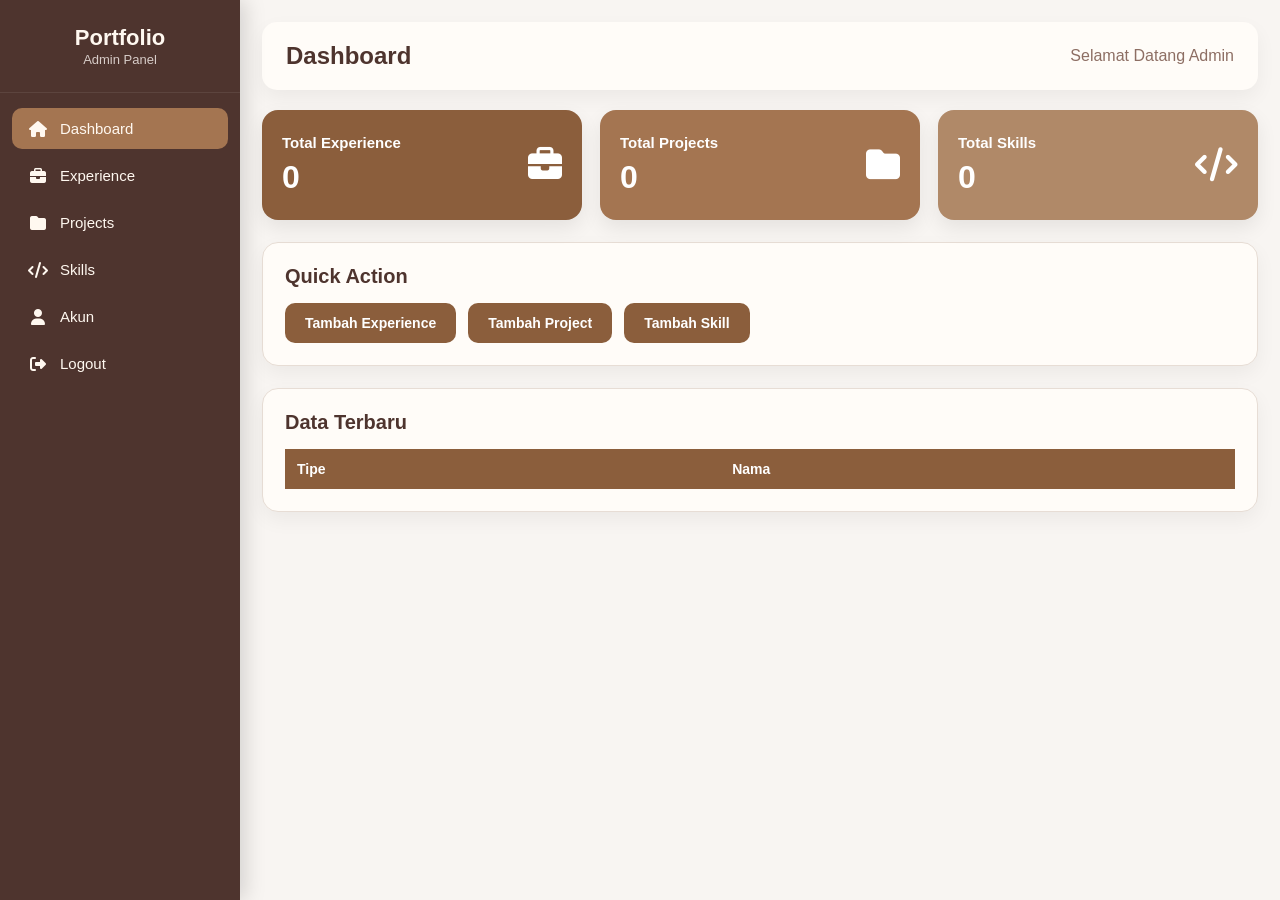
<file: Frontend/admin/dashboard.html>
<!DOCTYPE html>
<html lang="id">
<head>

<meta charset="UTF-8">
<meta name="viewport" content="width=device-width, initial-scale=1.0">

<title>Dashboard Admin</title>

<link rel="stylesheet" href="css/dashboard.css">

<link rel="stylesheet"
href="https://cdnjs.cloudflare.com/ajax/libs/font-awesome/6.5.2/css/all.min.css">

</head>

<body>

<div class="sidebar">

    <div class="logo">
        <h1>Portfolio</h1>
        <span>Admin Panel</span>
    </div>

    <ul>

        <li class="active">
            <a href="dashboard.html">
                <i class="fa fa-home"></i>
                Dashboard
            </a>
        </li>

        <li>
            <a href="experience.html">
                <i class="fa fa-briefcase"></i>
                Experience
            </a>
        </li>

        <li>
            <a href="projects.html">
                <i class="fa fa-folder"></i>
                Projects
            </a>
        </li>

        <li>
            <a href="skills.html">
                <i class="fa fa-code"></i>
                Skills
            </a>
        </li>

        <li>
            <a href="akun.html">
                <i class="fa-solid fa-user"></i>
                Akun
            </a>
        </li>

        <li class="logout">
            <a href="#" onclick="logout()">
                <i class="fa fa-right-from-bracket"></i>
                <span>Logout</span>
            </a>
        </li>

    </ul>

</div>

<div class="main">

    <div class="topbar">

        <h1>Dashboard</h1>

        <h3>Selamat Datang Admin</h3>

    </div>

    <div class="cards">

        <div class="card blue">

            <div>

                <h3>Total Experience</h3>

                <span id="total-experiences">0</span>

            </div>

            <i class="fa fa-briefcase"></i>

        </div>

        <div class="card indigo">

            <div>

                <h3>Total Projects</h3>

                <span id="total-projects">0</span>

            </div>

            <i class="fa fa-folder"></i>

        </div>

        <div class="card yellow">

            <div>

                <h3>Total Skills</h3>

                <span id="total-skills">0</span>

            </div>

            <i class="fa fa-code"></i>

        </div>

    </div>

    <div class="quick">

        <h2>Quick Action</h2>

        <div class="buttons">

            <a href="experience.html" class="btn">Tambah Experience</a>

            <a href="projects.html" class="btn">Tambah Project</a>

            <a href="skills.html" class="btn">Tambah Skill</a>

        </div>

    </div>

    <div class="latest">

        <h2>Data Terbaru</h2>

        <table>

            <thead>

                <tr>

                    <th>Tipe</th>

                    <th>Nama</th>

                </tr>

            </thead>

            <tbody id="latest-data">

            </tbody>

        </table>

    </div>

</div>

<script src="js/api.js"></script>
<script src="js/dashboard.js"></script>
<script src="js/logout.js"></script>

</body>
</html>
</file>
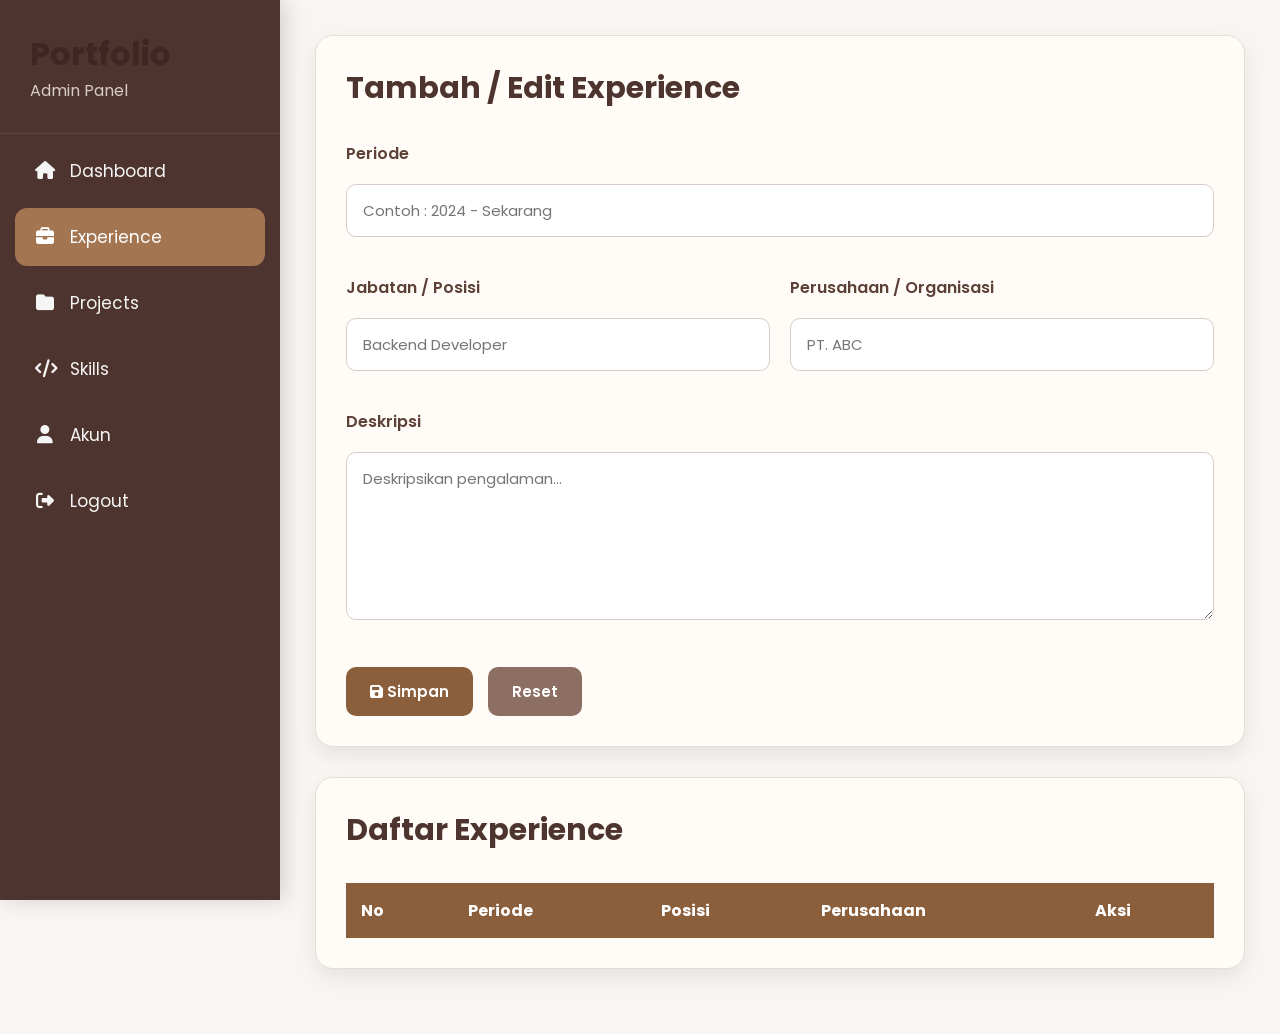
<file: Frontend/admin/experience.html>
<!DOCTYPE html>
<html lang="id">

<head>

<meta charset="UTF-8">
<meta name="viewport" content="width=device-width, initial-scale=1.0">

<title>Manage Experience</title>

<link rel="stylesheet" href="css/base.css">
<link rel="stylesheet" href="css/experience.css">

<link rel="stylesheet"
href="https://cdnjs.cloudflare.com/ajax/libs/font-awesome/6.5.2/css/all.min.css">

</head>

<body>

<!-- ================= SIDEBAR ================= -->

<div class="sidebar">

    <div class="logo">
        <h1>Portfolio</h1>
        <span>Admin Panel</span>
    </div>

    <ul>

        <li>
            <a href="dashboard.html">
                <i class="fa fa-home"></i>
                Dashboard
            </a>
        </li>

        <li class="active">
            <a href="experience.html">
                <i class="fa fa-briefcase"></i>
                Experience
            </a>
        </li>

        <li>
            <a href="projects.html">
                <i class="fa fa-folder"></i>
                Projects
            </a>
        </li>

        <li>
            <a href="skills.html">
                <i class="fa fa-code"></i>
                Skills
            </a>
        </li>
        <li>
            <a href="akun.html">
                <i class="fa-solid fa-user"></i>
                Akun
            </a>
        </li>
        <li class="logout">
            <a href="#" onclick="logout()">
                <i class="fa fa-right-from-bracket"></i>
                <span>Logout</span>
            </a>
        </li>

    </ul>

</div>

<!-- ================= MAIN ================= -->

<div class="experience-main">

    <!-- FORM -->

    <div class="experience-card">

        <h2>Tambah / Edit Experience</h2>

        <input type="hidden" id="experienceId">

        <label>Periode</label>

        <input
        type="text"
        id="periode"
        placeholder="Contoh : 2024 - Sekarang">

        <div class="experience-grid">

            <div>

                <label>Jabatan / Posisi</label>

                <input
                type="text"
                id="jabatan"
                placeholder="Backend Developer">

            </div>

            <div>

                <label>Perusahaan / Organisasi</label>

                <input
                type="text"
                id="perusahaan"
                placeholder="PT. ABC">

            </div>

        </div>

        <label>Deskripsi</label>

        <textarea
        id="deskripsi"
        rows="6"
        placeholder="Deskripsikan pengalaman..."></textarea>

        <div class="experience-button">

            <button onclick="saveExperience()">

                <i class="fa fa-save"></i>

                Simpan

            </button>

            <button
            class="reset-btn"
            onclick="resetForm()">

                Reset

            </button>

        </div>

    </div>

    <!-- TABLE -->

    <div class="experience-card">

        <h2>Daftar Experience</h2>

        <table>

            <thead>

                <tr>

                    <th>No</th>
                    <th>Periode</th>
                    <th>Posisi</th>
                    <th>Perusahaan</th>
                    <th>Aksi</th>

                </tr>

            </thead>

            <tbody id="experienceTable">

            </tbody>

        </table>

    </div>

</div>

<script src="js/api.js"></script>
<script src="js/experience.js"></script>
<script src="js/logout.js"></script>

</body>
</html>
</file>
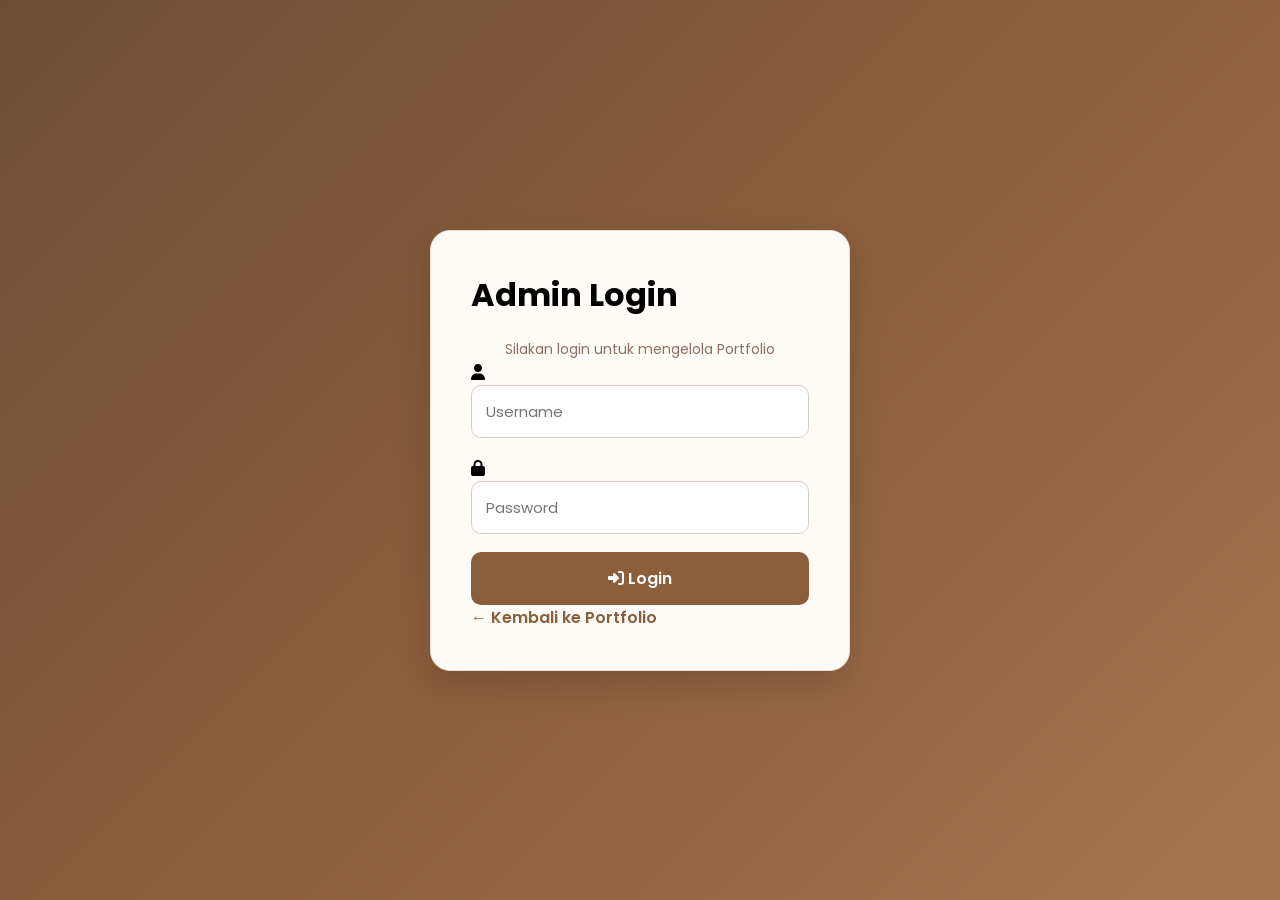
<file: Frontend/admin/login.html>
<!DOCTYPE html>
<html lang="id">

<head>

<meta charset="UTF-8">
<meta name="viewport" content="width=device-width, initial-scale=1.0">

<title>Login Admin</title>

<link rel="stylesheet"
href="/Frontend/admin/css/login.css">

<link rel="stylesheet"
href="https://cdnjs.cloudflare.com/ajax/libs/font-awesome/6.5.2/css/all.min.css">

<link href="https://fonts.googleapis.com/css2?family=Poppins:wght@300;400;500;600;700&display=swap"
rel="stylesheet">

</head>

<body>

<div class="login-container">

<div class="login-box">

<h1>Admin Login</h1>

<p>Silakan login untuk mengelola Portfolio</p>

<form id="loginForm">

<div class="input-group">

<i class="fa-solid fa-user"></i>

<input
type="text"
id="username"
placeholder="Username"
required>

</div>

<div class="input-group">

<i class="fa-solid fa-lock"></i>

<input
type="password"
id="password"
placeholder="Password"
required>

</div>

<button type="submit">

<i class="fa-solid fa-right-to-bracket"></i>

Login

</button>

</form>

<!-- INI YANG DIUBAH -->
<a href="/" class="back-home">
← Kembali ke Portfolio
</a>

</div>

</div>

<script src="/Frontend/admin/js/api.js"></script>
<script src="/Frontend/admin/js/login.js"></script>

</body>
</html>
</file>
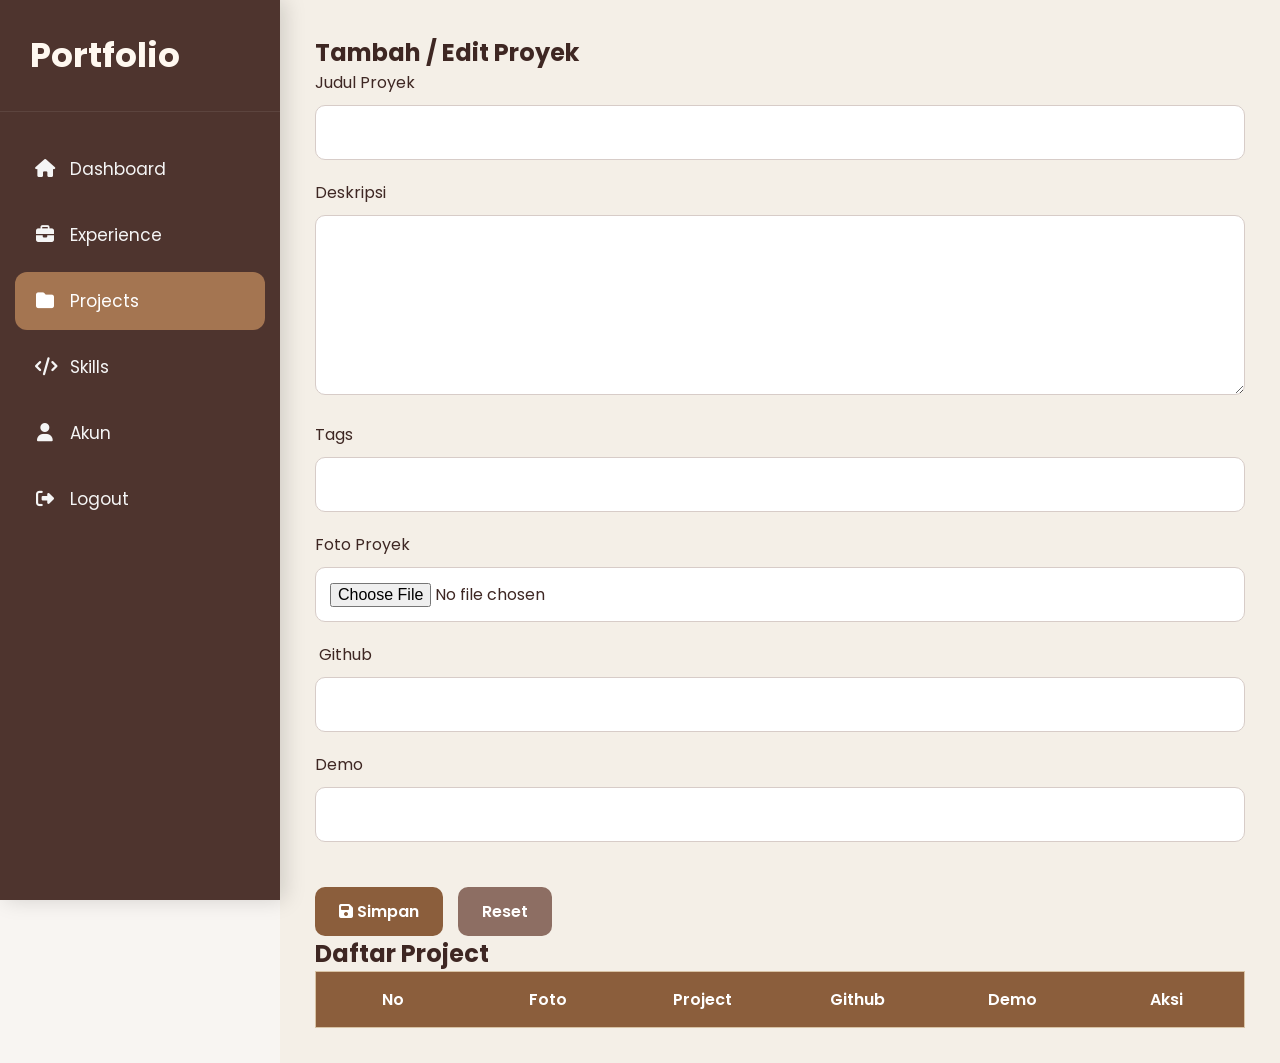
<file: Frontend/admin/projects.html>
<!DOCTYPE html>
<html lang="id">
<head>

<meta charset="UTF-8">
<meta name="viewport" content="width=device-width, initial-scale=1.0">

<title>Manage Projects</title>

<link rel="stylesheet" href="css/base.css">
<link rel="stylesheet" href="css/projects.css">

<link rel="stylesheet"
href="https://cdnjs.cloudflare.com/ajax/libs/font-awesome/6.5.2/css/all.min.css">

</head>
<body>

<div class="sidebar">

    <div class="logo">
        <h2>Portfolio</h2>
    </div>

    <nav>

        <ul>

            <li>
                <a href="dashboard.html">
                    <i class="fa fa-home"></i>
                    <span>Dashboard</span>
                </a>
            </li>

            <li>
                <a href="experience.html">
                    <i class="fa fa-briefcase"></i>
                    <span>Experience</span>
                </a>
            </li>

            <li class="active">
                <a href="projects.html">
                    <i class="fa fa-folder"></i>
                    <span>Projects</span>
                </a>
            </li>

            <li>
                <a href="skills.html">
                    <i class="fa fa-code"></i>
                    <span>Skills</span>
                </a>
            </li>

            <li>
                <a href="akun.html">
                    <i class="fa-solid fa-user"></i>
                    Akun
                </a>
            </li>

            <li class="logout">
                <a href="#" onclick="logout()">
                    <i class="fa fa-right-from-bracket"></i>
                    <span>Logout</span>
                </a>
            </li>

        </ul>

    </nav>

</div>


<div class="main">

    <div class="project-card">

        <h2>Tambah / Edit Proyek</h2>

        <input type="hidden" id="projectId">

        <label>Judul Proyek</label>
        <input type="text" id="nama_proyek">

        <label>Deskripsi</label>
        <textarea id="deskripsi" rows="6"></textarea>

        <label>Tags</label>
        <input type="text" id="tags">

        <label>Foto Proyek</label>

        <input
        type="file"
        id="gambar"
        accept="image/*">

        <img id="preview">

        <label>Github</label>
        <input type="text" id="github_link">

        <label>Demo</label>
        <input type="text" id="demo_link">

        <div class="button-group">

            <button onclick="saveProject()">
                <i class="fa fa-save"></i>
                Simpan
            </button>

            <button class="cancel" onclick="resetForm()">
                Reset
            </button>

        </div>

    </div>


    <div class="project-card">

        <h2>Daftar Project</h2>

        <table>

            <thead>

                <tr>

                    <th>No</th>
                    <th>Foto</th>
                    <th>Project</th>
                    <th>Github</th>
                    <th>Demo</th>
                    <th>Aksi</th>

                </tr>

            </thead>

            <tbody id="projectTable">

            </tbody>

        </table>

    </div>

</div>

<script src="js/api.js"></script>
<script src="js/projects.js"></script>
<script src="js/logout.js"></script>

</body>
</html>
</file>
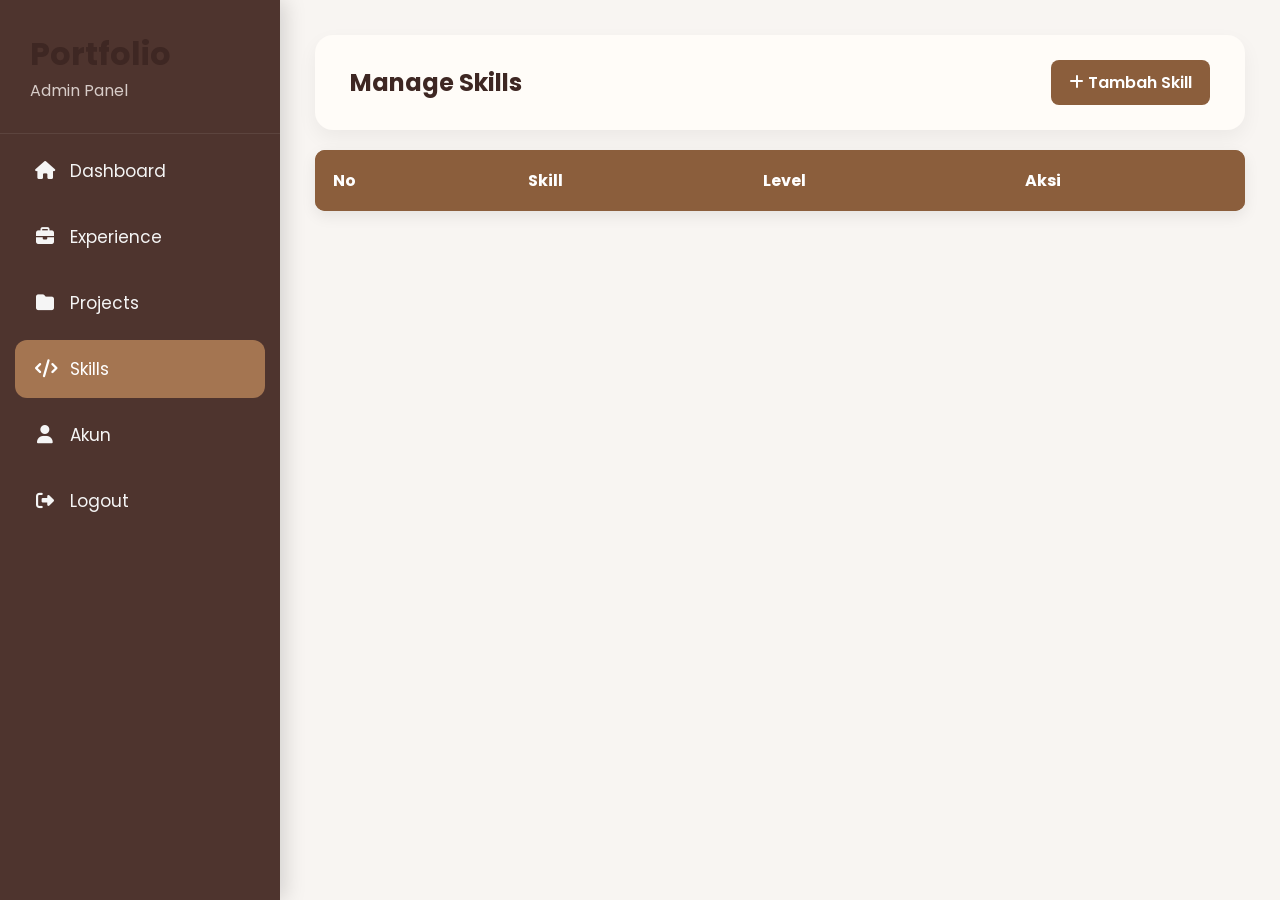
<file: Frontend/admin/skills.html>
<!DOCTYPE html>
<html lang="id">
<head>
    <meta charset="UTF-8">
    <title>Manage Skills</title>

    <link rel="stylesheet" href="css/base.css">
    <link rel="stylesheet" href="css/skills.css">

    <link rel="stylesheet"
    href="https://cdnjs.cloudflare.com/ajax/libs/font-awesome/6.5.2/css/all.min.css">
</head>

<body>

<div class="sidebar">

    <div class="logo">
        <h1>Portfolio</h1>
        <span>Admin Panel</span>
    </div>

    <ul>

        <li>
            <a href="dashboard.html">
                <i class="fa fa-home"></i>
                Dashboard
            </a>
        </li>

        <li>
            <a href="experiences.html">
                <i class="fa fa-briefcase"></i>
                Experience
            </a>
        </li>

        <li>
            <a href="projects.html">
                <i class="fa fa-folder"></i>
                Projects
            </a>
        </li>
        <li class="active">
            <a href="skills.html">
                <i class="fa fa-code"></i>
                Skills
            </a>
        </li>
        <li>
            <a href="akun.html">
                <i class="fa-solid fa-user"></i>
                Akun
            </a>
        </li>

        <li class="logout">
                <a href="#" onclick="logout()">
                    <i class="fa fa-right-from-bracket"></i>
                    <span>Logout</span>
                </a>
            </li>

        </ul>

</div>

<div class="main">

    <div class="topbar">

        <h2>Manage Skills</h2>

        <button class="btn" onclick="openModal()">
            <i class="fa fa-plus"></i>
            Tambah Skill
        </button>

    </div>

    <table>

        <thead>

            <tr>

                <th>No</th>

                <th>Skill</th>

                <th>Level</th>

                <th>Aksi</th>

            </tr>

        </thead>

        <tbody id="skillTable"></tbody>

    </table>

</div>

<!-- ================= MODAL ================= -->

<div id="modal" class="modal">

    <div class="modal-content">

        <h2 id="modalTitle">Tambah Skill</h2>

        <input
            type="hidden"
            id="skillId">

        <input
            type="text"
            id="skillName"
            placeholder="Nama Skill">

        <!-- LEVEL MENJADI DROPDOWN -->

        <select id="proficiency">

            <option value="">
                -- Pilih Level --
            </option>

            <option value="Advanced">
                Advanced
            </option>

            <option value="Intermediate">
                Intermediate
            </option>

        </select>

        <div class="actions">

            <button onclick="saveSkill()">
                Simpan
            </button>

            <button onclick="closeModal()">
                Batal
            </button>

        </div>

    </div>

</div>

<script src="js/api.js"></script>
<script src="js/skills.js"></script>
<script src="js/logout.js"></script>

</body>
</html>
</file>
<file: Frontend/admin/css/dashboard.css>
*{
    margin:0;
    padding:0;
    box-sizing:border-box;
    font-family:'Poppins',sans-serif;
}

body{
    background:#F8F5F2;
    color:#3E2723;
    font-size:14px;
}

/* ================= SIDEBAR ================= */

.sidebar{
    position:fixed;
    left:0;
    top:0;
    width:240px;
    height:100vh;
    background:#4E342E;
    overflow-y:auto;
    box-shadow:5px 0 20px rgba(0,0,0,.15);
}

.logo{
    padding:25px 20px;
    text-align:center;
    border-bottom:1px solid rgba(255,255,255,.08);
}

.logo h1{
    color:#FFF8F0;
    font-size:22px;
    font-weight:700;
}

.logo span{
    color:#D7CCC8;
    font-size:13px;
}

.sidebar ul{
    list-style:none;
    margin-top:15px;
}

.sidebar li{
    margin:6px 12px;
}

.sidebar li a{
    display:flex;
    align-items:center;
    gap:12px;
    text-decoration:none;
    color:#FFF8F0;
    padding:12px 16px;
    border-radius:10px;
    transition:.3s;
    font-size:15px;
    font-weight:500;
}

.sidebar li.active a{
    background:#A47551;
}

.sidebar li a:hover{
    background:#6F4E37;
}

.sidebar i{
    width:20px;
    text-align:center;
    font-size:16px;
}

/* ================= MAIN ================= */

.main{
    margin-left:240px;
    padding:22px;
}

/* ================= TOPBAR ================= */

.topbar{
    background:#FFFCF8;
    border-radius:15px;
    padding:20px 24px;
    display:flex;
    justify-content:space-between;
    align-items:center;
    box-shadow:0 8px 20px rgba(0,0,0,.05);
}

.topbar h1{
    font-size:24px;
    font-weight:700;
    color:#4E342E;
}

.topbar h3{
    font-size:16px;
    font-weight:500;
    color:#8D6E63;
}

/* ================= CARDS ================= */

.cards{
    display:grid;
    grid-template-columns:repeat(auto-fit,minmax(220px,1fr));
    gap:18px;
    margin-top:20px;
}

.card{
    border-radius:16px;
    padding:20px;
    min-height:110px;
    display:flex;
    justify-content:space-between;
    align-items:center;
    color:#fff;
    box-shadow:0 8px 20px rgba(0,0,0,.08);
    transition:.3s;
}

.card:hover{
    transform:translateY(-5px);
}

.card h3{
    font-size:15px;
    font-weight:600;
    margin-bottom:8px;
}

.card span{
    font-size:32px;
    font-weight:700;
}

.card i{
    font-size:34px;
}

/* ================= CARD COLORS ================= */

.blue{
    background:#8B5E3C;
}

.indigo{
    background:#A47551;
}

.yellow{
    background:#B08968;
}

.green{
    background:#6F4E37;
}

/* ================= QUICK ACTION ================= */

.quick,
.latest{
    background:#FFFCF8;
    margin-top:22px;
    border-radius:16px;
    padding:22px;
    box-shadow:0 8px 20px rgba(0,0,0,.05);
    border:1px solid #E7DDD5;
}

.quick h2,
.latest h2{
    font-size:20px;
    margin-bottom:15px;
    color:#4E342E;
}

/* ================= BUTTON ================= */

.buttons{
    display:flex;
    gap:12px;
    flex-wrap:wrap;
}

.btn{
    background:#8B5E3C;
    color:#fff;
    text-decoration:none;
    padding:12px 20px;
    border-radius:10px;
    font-size:14px;
    font-weight:600;
    transition:.3s;
}

.btn:hover{
    background:#6F4E37;
}

/* ================= TABLE ================= */

table{
    width:100%;
    border-collapse:collapse;
    margin-top:15px;
}

th{
    background:#8B5E3C;
    color:#fff;
    padding:12px;
    text-align:left;
    font-size:14px;
}

td{
    padding:12px;
    border-bottom:1px solid #E7DDD5;
    font-size:14px;
    color:#4E342E;
}

tbody tr:hover{
    background:#F3E9E1;
}

/* ================= RESPONSIVE ================= */

@media(max-width:992px){

    .sidebar{
        width:210px;
    }

    .main{
        margin-left:210px;
    }

}

@media(max-width:768px){

    .sidebar{
        position:relative;
        width:100%;
        height:auto;
    }

    .main{
        margin-left:0;
        padding:18px;
    }

    .topbar{
        flex-direction:column;
        align-items:flex-start;
        gap:10px;
    }

    .cards{
        grid-template-columns:1fr;
    }

}
</file>
<file: Frontend/admin/css/base.css>
/* ==============================
        GOOGLE FONT
============================== */

@import url('https://fonts.googleapis.com/css2?family=Poppins:wght@300;400;500;600;700;800&display=swap');

/* ==============================
        RESET
============================== */

*{
    margin:0;
    padding:0;
    box-sizing:border-box;
    font-family:'Poppins',sans-serif;
}

html{
    scroll-behavior:smooth;
}

body{
    background:#F8F5F2;
    color:#3E2723;
}

a{
    text-decoration:none;
}

ul{
    list-style:none;
}

/* ==============================
        SIDEBAR
============================== */

.sidebar{

    position:fixed;
    top:0;
    left:0;
    width:280px;
    height:100vh;

    background:#4E342E;

    display:flex;
    flex-direction:column;
    overflow:auto;

    box-shadow:5px 0 20px rgba(0,0,0,.15);

    z-index:1000;

}

/* ==============================
        LOGO
============================== */

.logo{

    padding:30px;
    border-bottom:1px solid rgba(255,255,255,.08);

}

.logo h2{

    color:#FFF8F0;
    font-size:34px;
    font-weight:700;

}

.logo span{

    color:#D7CCC8;

}

.logo i{

    margin-right:10px;
    color:#D7CCC8;

}

/* ==============================
        MENU
============================== */

.sidebar nav{

    margin-top:20px;

}

.sidebar li{

    margin:8px 15px;

}

.sidebar li a{

    display:flex;
    align-items:center;
    gap:15px;

    padding:16px 20px;

    color:#F5F5F5;

    font-size:17px;

    border-radius:12px;

    transition:.3s;

}

.sidebar li a i{

    width:20px;
    text-align:center;
    font-size:18px;

}

.sidebar li:hover a{

    background:#6D4C41;
    color:white;

}

.sidebar li.active a{

    background:#A47551;
    color:white;

}

/* ==============================
        MAIN
============================== */

.main{

    margin-left:280px;
    min-height:100vh;
    padding:35px;

}

/* ==============================
        TOPBAR
============================== */

.topbar{

    background:#FFFCF8;

    padding:25px 35px;

    border-radius:18px;

    display:flex;

    justify-content:space-between;

    align-items:center;

    box-shadow:0 8px 20px rgba(0,0,0,.05);

    margin-bottom:35px;

}

.topbar h1{

    font-size:42px;

    color:#4E342E;

}

.admin-info{

    color:#8D6E63;

    font-size:18px;

}

.admin-info span{

    color:#8B5E3C;

    font-weight:700;

}

/* ==============================
        CARD
============================== */

.cards{

    display:grid;

    grid-template-columns:repeat(auto-fit,minmax(280px,1fr));

    gap:25px;

    margin-bottom:35px;

}

.card{

    background:#FFFCF8;

    border-radius:18px;

    padding:30px;

    display:flex;

    align-items:center;

    gap:25px;

    box-shadow:0 10px 25px rgba(0,0,0,.05);

    transition:.3s;

    border:1px solid #E7DDD5;

}

.card:hover{

    transform:translateY(-5px);

    box-shadow:0 15px 30px rgba(111,78,55,.15);

}

.card .icon{

    width:75px;

    height:75px;

    background:#8B5E3C;

    color:white;

    border-radius:20px;

    display:flex;

    justify-content:center;

    align-items:center;

    font-size:32px;

}

.card h2{

    font-size:48px;

    color:#4E342E;

}

.card p{

    color:#795548;

    font-size:18px;

}

/* ==============================
        SECTION
============================== */

.quick-action,
.latest-data,
.quick,
.latest{

    background:#FFFCF8;

    border-radius:18px;

    padding:30px;

    margin-bottom:35px;

    box-shadow:0 10px 25px rgba(0,0,0,.05);

    border:1px solid #E7DDD5;

}

.quick-action h2,
.latest-data h2,
.quick h2,
.latest h2{

    margin-bottom:25px;

    font-size:30px;

    color:#4E342E;

}

/* ==============================
        BUTTON
============================== */

.action-buttons,
.buttons{

    display:flex;

    gap:20px;

    flex-wrap:wrap;

}

.btn,
button{

    background:#8B5E3C;

    color:white;

    padding:14px 26px;

    border-radius:10px;

    border:none;

    cursor:pointer;

    font-size:16px;

    font-weight:600;

    transition:.3s;

}

.btn:hover,
button:hover{

    background:#6F4E37;

    transform:translateY(-2px);

}

.cancel{

    background:#8D6E63 !important;

}

.cancel:hover{

    background:#6D4C41 !important;

}

/* ==============================
        TABLE
============================== */

table{

    width:100%;

    border-collapse:collapse;

}

thead{

    background:#8B5E3C;

}

thead th{

    color:white;

    padding:18px;

    text-align:left;

}

tbody td{

    padding:18px;

    border-bottom:1px solid #E7DDD5;

}

tbody tr:hover{

    background:#F3E9E1;

}

/* ==============================
        FORM
============================== */

input,
textarea,
select{

    width:100%;

    padding:14px;

    margin-top:10px;

    margin-bottom:20px;

    border:1px solid #D7CCC8;

    border-radius:10px;

    outline:none;

    font-size:16px;

    background:white;

}

input:focus,
textarea:focus,
select:focus{

    border-color:#8B5E3C;

    box-shadow:0 0 0 3px rgba(139,94,60,.15);

}

/* ==============================
        SCROLLBAR
============================== */

::-webkit-scrollbar{

    width:8px;

}

::-webkit-scrollbar-thumb{

    background:#8B5E3C;

    border-radius:20px;

}

/* ==============================
        RESPONSIVE
============================== */

@media(max-width:991px){

    .sidebar{

        width:90px;

    }

    .logo h2{

        font-size:0;

    }

    .logo i{

        font-size:30px;

        margin:0;

    }

    .sidebar li a{

        justify-content:center;

        padding:18px;

    }

    .sidebar li a span{

        display:none;

    }

    .sidebar li a{

        font-size:0;

    }

    .sidebar li a i{

        font-size:22px;

    }

    .main{

        margin-left:90px;

    }

}

@media(max-width:768px){

    .topbar{

        flex-direction:column;

        gap:15px;

        text-align:center;

    }

    .cards{

        grid-template-columns:1fr;

    }

    .action-buttons,
    .buttons{

        flex-direction:column;

    }

    .btn,
    button{

        justify-content:center;

        width:100%;

    }

}
</file>
<file: Frontend/admin/css/experience.css>
/* ==============================
        MAIN
============================== */

.experience-main{

    margin-left:280px;
    padding:35px;
    min-height:100vh;
    background:#F8F5F2;

}


/* ==============================
        CARD
============================== */

.experience-card{

    background:#FFFCF8;
    border-radius:18px;
    padding:30px;
    margin-bottom:30px;
    box-shadow:0 8px 20px rgba(0,0,0,.08);
    border:1px solid #E7DDD5;

}

.experience-card h2{

    font-size:30px;
    margin-bottom:30px;
    color:#4E342E;

}


/* ==============================
        LABEL
============================== */

.experience-card label{

    display:block;
    margin-bottom:8px;
    margin-top:18px;
    font-weight:600;
    color:#5D4037;

}


/* ==============================
        INPUT
============================== */

.experience-card input,
.experience-card textarea{

    width:100%;
    padding:14px 16px;
    border:1px solid #D7CCC8;
    border-radius:10px;
    font-size:15px;
    outline:none;
    margin-bottom:20px;
    background:#FFFFFF;
    color:#4E342E;

}

.experience-card input:focus,
.experience-card textarea:focus{

    border-color:#8B5E3C;
    box-shadow:0 0 0 3px rgba(139,94,60,.15);

}


/* ==============================
        GRID
============================== */

.experience-grid{

    display:grid;
    grid-template-columns:repeat(2,1fr);
    gap:20px;

}


/* ==============================
        BUTTON
============================== */

.experience-button{

    display:flex;
    gap:15px;
    margin-top:20px;

}

.experience-button button{

    padding:13px 24px;
    border:none;
    border-radius:10px;
    color:white;
    background:#8B5E3C;
    cursor:pointer;
    font-size:15px;
    transition:.3s;

}

.experience-button button:hover{

    background:#6F4E37;

}

.reset-btn{

    background:#8D6E63 !important;

}

.reset-btn:hover{

    background:#6D4C41 !important;

}


/* ==============================
        TABLE
============================== */

table{

    width:100%;
    border-collapse:collapse;

}

thead{

    background:#8B5E3C;
    color:white;

}

thead th{

    padding:15px;
    text-align:left;

}

tbody td{

    padding:15px;
    border-bottom:1px solid #E7DDD5;
    color:#4E342E;

}

tbody tr:hover{

    background:#F3E9E1;

}


/* ==============================
        ACTION BUTTON
============================== */

.action{

    display:flex;
    gap:10px;

}

.edit{

    background:#A47551;
    color:white;
    border:none;
    padding:8px 12px;
    border-radius:8px;
    cursor:pointer;
    transition:.3s;

}

.edit:hover{

    background:#8B5E3C;

}

.delete{

    background:#8D6E63;
    color:white;
    border:none;
    padding:8px 12px;
    border-radius:8px;
    cursor:pointer;
    transition:.3s;

}

.delete:hover{

    background:#6D4C41;

}


/* ==============================
        RESPONSIVE
============================== */

@media(max-width:900px){

    .experience-main{

        margin-left:90px;

    }

    .experience-grid{

        grid-template-columns:1fr;

    }

}

@media(max-width:768px){

    .experience-button{

        flex-direction:column;

    }

}
</file>
<file: Frontend/admin/css/login.css>
*{
    margin:0;
    padding:0;
    box-sizing:border-box;
    font-family:'Poppins',sans-serif;
}

body{
    display:flex;
    justify-content:center;
    align-items:center;
    height:100vh;
    background:linear-gradient(135deg,#6F4E37,#8B5E3C,#A47551);
}

.login-container{

    width:420px;

    background:#FFFCF8;

    padding:40px;

    border-radius:20px;

    box-shadow:0 15px 35px rgba(0,0,0,.15);

    border:1px solid #E7DDD5;

}

.login-container h2{

    text-align:center;

    margin-bottom:30px;

    color:#4E342E;

    font-size:30px;

    font-weight:700;

}

.login-container label{

    display:block;

    margin-bottom:8px;

    margin-top:15px;

    font-weight:600;

    color:#5D4037;

}

.login-container input{

    width:100%;

    padding:14px;

    border:1px solid #D7CCC8;

    border-radius:10px;

    outline:none;

    font-size:15px;

    margin-bottom:18px;

    transition:.3s;

    background:white;

}

.login-container input:focus{

    border-color:#8B5E3C;

    box-shadow:0 0 0 3px rgba(139,94,60,.15);

}

.login-container button{

    width:100%;

    padding:14px;

    border:none;

    background:#8B5E3C;

    color:white;

    border-radius:10px;

    cursor:pointer;

    font-size:16px;

    font-weight:600;

    transition:.3s;

}

.login-container button:hover{

    background:#6F4E37;

}

.login-container p{

    text-align:center;

    margin-top:20px;

    color:#8D6E63;

    font-size:14px;

}

.login-container a{

    color:#8B5E3C;

    text-decoration:none;

    font-weight:600;

}

.login-container a:hover{

    text-decoration:underline;

}
</file>
<file: Frontend/admin/css/projects.css>
/* =========================
    MAIN
========================= */

.main{
    margin-left:280px;
    padding:35px;
    background:#F4EFE7;
    min-height:100vh;
}

/* =========================
    CARD
========================= */

.card{
    background:#FFFDF9;
    border-radius:18px;
    padding:35px;
    margin-bottom:30px;
    box-shadow:0 8px 20px rgba(95,75,56,.12);
    display:block;
}

.card h2{
    color:#5C4033;
    margin-bottom:25px;
}

/* =========================
    FORM
========================= */

.form-group{
    margin-bottom:22px;
}

.form-group label{
    display:block;
    font-weight:600;
    margin-bottom:8px;
    color:#5C4033;
}

.form-group input,
.form-group textarea{
    width:100%;
    padding:13px 15px;
    border:1px solid #D8C3A5;
    border-radius:10px;
    background:#FFFDF9;
    color:#5C4033;
    transition:.3s;
}

.form-group input:focus,
.form-group textarea:focus{
    outline:none;
    border-color:#8B5E3C;
    box-shadow:0 0 0 3px rgba(139,94,60,.15);
}

.preview{
    margin-top:10px;
    width:180px;
    border-radius:10px;
    display:block;
    border:3px solid #D8C3A5;
}

/* =========================
    BUTTON
========================= */

.button-group{
    margin-top:25px;
    display:flex;
    gap:15px;
}

.button-group button{
    padding:12px 24px;
    border:none;
    border-radius:10px;
    cursor:pointer;
    color:#fff;
    background:#8B5E3C;
    font-weight:600;
    transition:.3s;
}

.button-group button:hover{
    background:#6F4E37;
}

.cancel{
    background:#A1887F;
}

.cancel:hover{
    background:#8D6E63;
}

/* =========================
    TABLE
========================= */

table{
    width:100%;
    border-collapse:collapse;
    table-layout:fixed;
    border:1px solid #D8C3A5;
}

thead th{
    background:#8B5E3C;
    color:#fff;
    padding:15px;
    text-align:center;
    font-weight:600;
}

tbody td{
    padding:15px;
    border:1px solid #E5D6C6;
    text-align:center;
    vertical-align:middle;
    word-break:break-word;
    color:#5C4033;
}

tbody tr:nth-child(even){
    background:#F8F3EE;
}

tbody tr:hover{
    background:#EFE3D5;
}

.project-image{
    width:90px;
    height:60px;
    object-fit:cover;
    border-radius:8px;
    border:2px solid #D8C3A5;
}

/* =========================
    ACTION BUTTON
========================= */

.btn-edit,
.btn-delete{
    border:none;
    padding:9px 12px;
    border-radius:8px;
    cursor:pointer;
    color:white;
    transition:.3s;
}

.btn-edit{
    background:#A47551;
}

.btn-edit:hover{
    background:#8B5E3C;
}

.btn-delete{
    background:#8C5A46;
}

.btn-delete:hover{
    background:#6F3E2E;
}
</file>
<file: Frontend/admin/css/skills.css>
.topbar{
display:flex;
justify-content:space-between;
align-items:center;
margin-bottom:20px;
}

/* ================= BUTTON ================= */

.btn{
background:#8B5E3C;
color:white;
padding:10px 18px;
border:none;
border-radius:8px;
cursor:pointer;
transition:.3s;
}

.btn:hover{
background:#6F4A2D;
}

/* ================= TABLE ================= */

table{
width:100%;
background:#FDFBF7;
border-collapse:collapse;
border-radius:10px;
overflow:hidden;
box-shadow:0 5px 15px rgba(0,0,0,.08);
}

th{
background:#8B5E3C;
color:white;
padding:12px;
}

td{
padding:12px;
border-bottom:1px solid #E7D9C9;
}

tbody tr:hover{
background:#F4ECE3;
}

button{
cursor:pointer;
}

/* ================= MODAL ================= */

.modal{

display:none;
position:fixed;
top:0;
left:0;

width:100%;
height:100%;

background:rgba(55,37,20,.45);

justify-content:center;
align-items:center;

}

.modal-content{

background:#FFFDF9;
padding:30px;
width:400px;
border-radius:14px;
box-shadow:0 10px 30px rgba(0,0,0,.15);

}

.modal-content h2{
color:#5C4033;
margin-bottom:10px;
}

.modal-content input{

width:100%;
padding:12px;
margin:10px 0;

}

/* ================= INPUT ================= */

.modal-content input,
.modal-content select{

width:100%;
padding:15px 18px;
margin-top:20px;

border:1px solid #D9C6B4;
border-radius:12px;

font-size:16px;
font-family:'Poppins',sans-serif;

outline:none;
transition:.3s;
background:#FFFDF9;

}

.modal-content input:focus,
.modal-content select:focus{

border-color:#8B5E3C;
box-shadow:0 0 0 3px rgba(139,94,60,.18);

}

.modal-content select{

cursor:pointer;
appearance:none;

background-image:url("data:image/svg+xml,%3Csvg xmlns='http://www.w3.org/2000/svg' width='18' height='18' fill='%238B5E3C' viewBox='0 0 16 16'%3E%3Cpath d='M1.5 5l6 6 6-6'/%3E%3C/svg%3E");

background-repeat:no-repeat;
background-position:right 15px center;
padding-right:45px;

}

/* ================= ACTION ================= */

.actions{

display:flex;
justify-content:flex-end;
gap:15px;
margin-top:30px;

}

.actions button{

border:none;
padding:12px 25px;
border-radius:10px;
cursor:pointer;
font-size:15px;
font-weight:600;
transition:.3s;

}

/* Tombol Simpan */

.actions button:first-child{

background:#8B5E3C;
color:white;

}

.actions button:first-child:hover{

background:#6F4A2D;

}

/* Tombol Batal */

.actions button:last-child{

background:#D8C3A5;
color:#5C4033;

}

.actions button:last-child:hover{

background:#C8AE8D;

}
</file>
